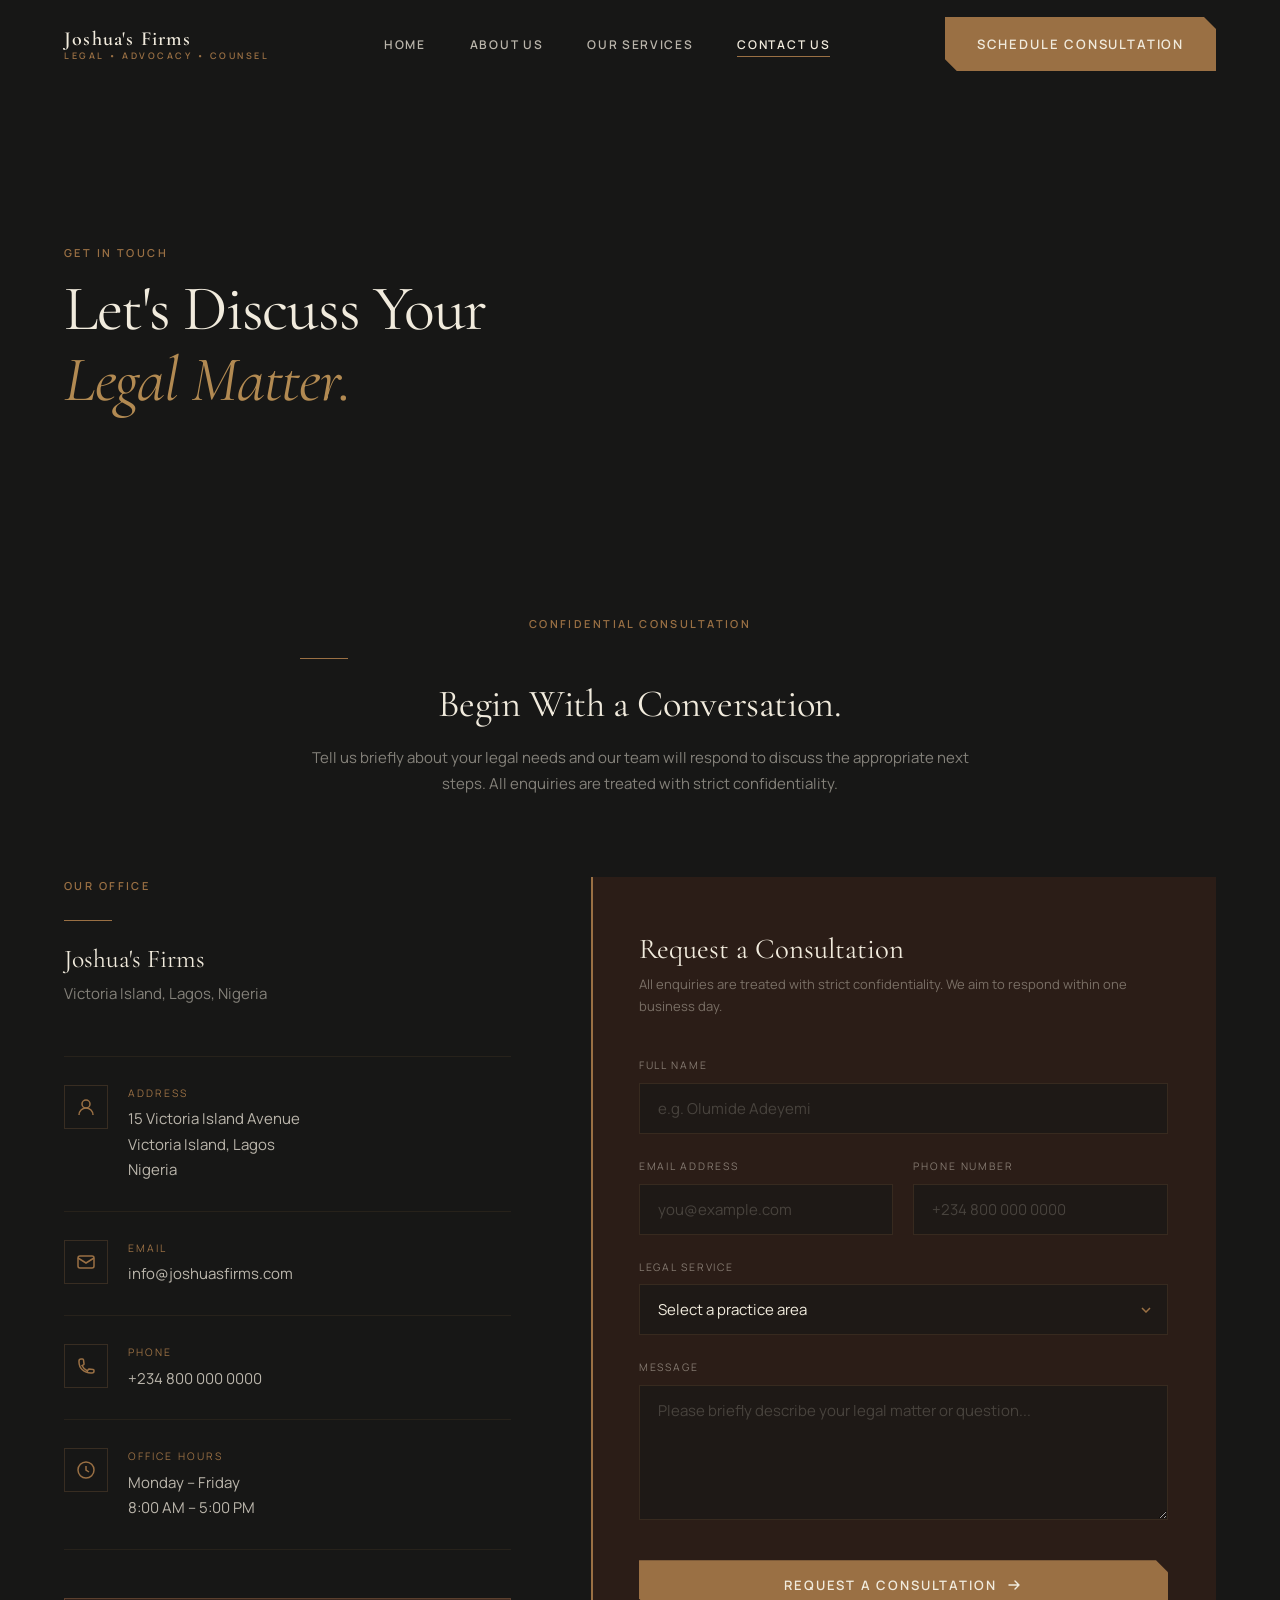
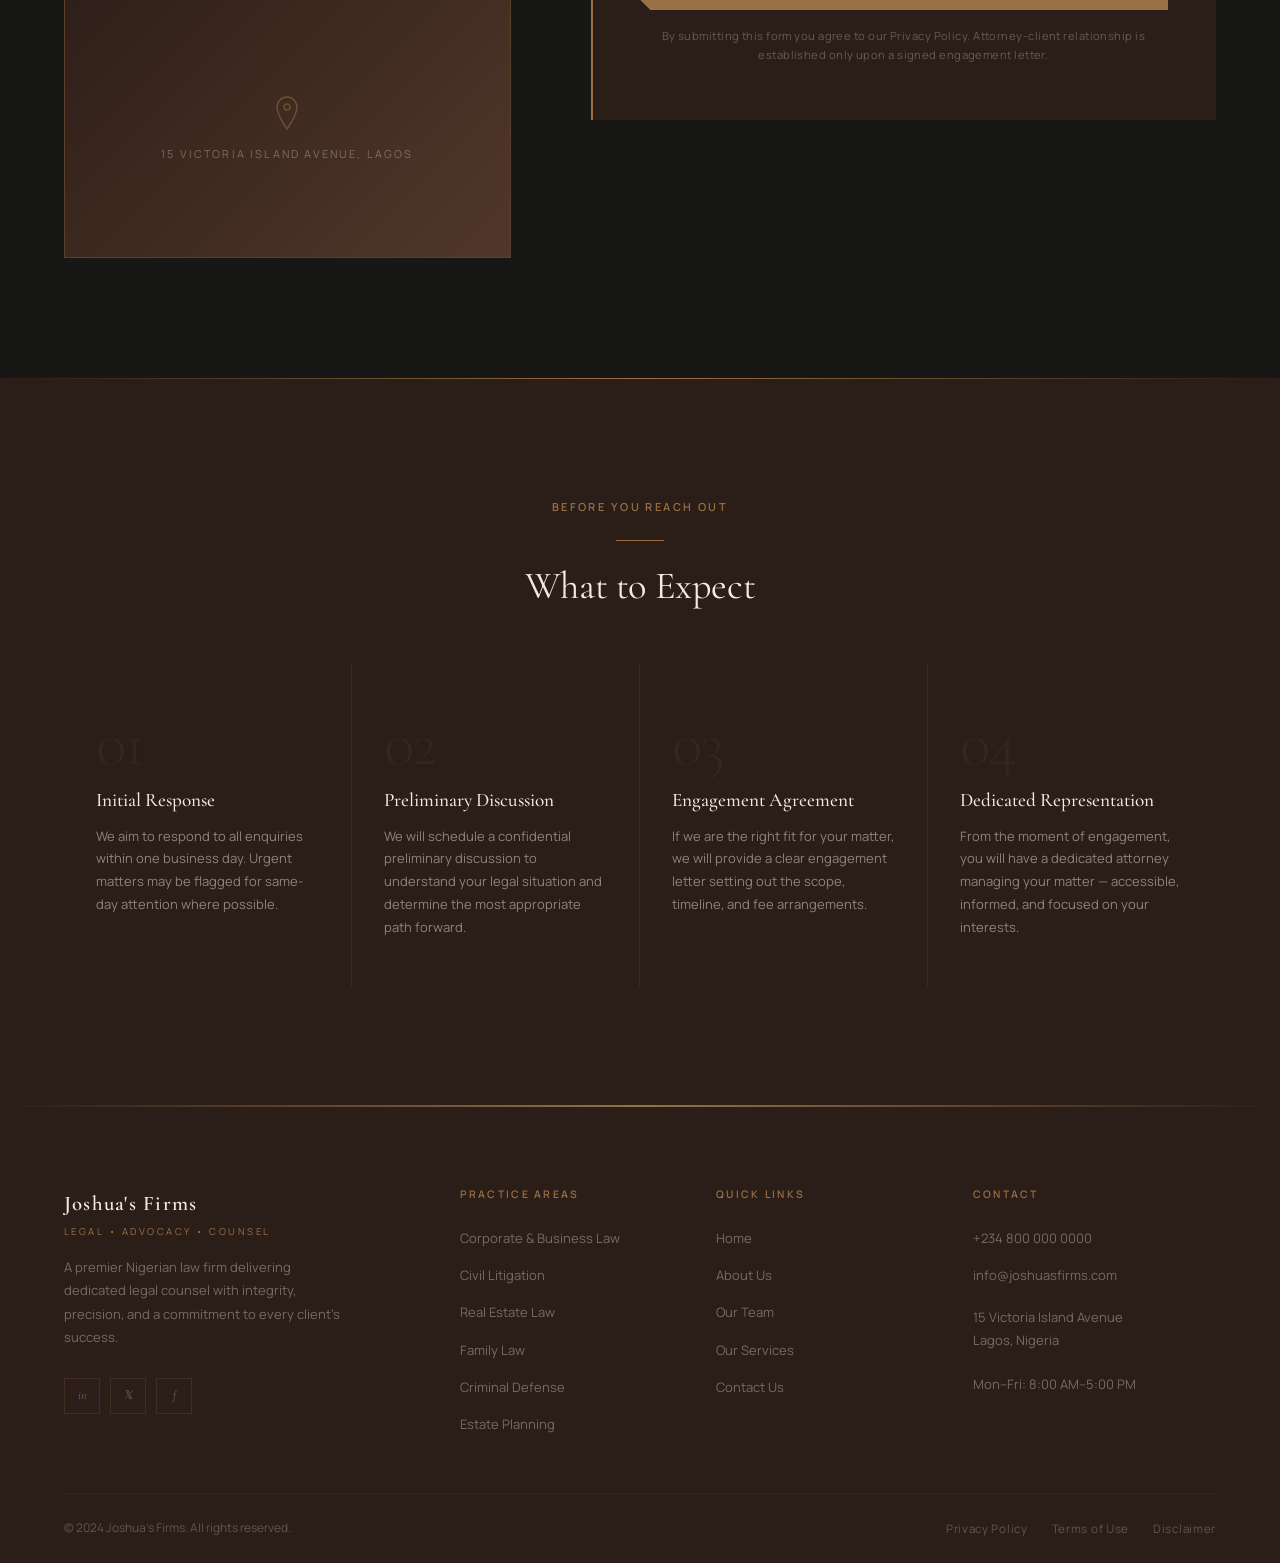
<file: contact/index.html>
﻿<!DOCTYPE html>
<html lang="en">
<head>
  <meta charset="UTF-8" />
  <meta name="viewport" content="width=device-width, initial-scale=1.0" />
  <meta name="description" content="Contact Joshua's Firms — Schedule a confidential legal consultation with our Lagos-based law firm. Call +234 800 000 0000 or email info@joshuasfirms.com." />
  <title>Contact Us | Joshua's Firms — Lagos, Nigeria</title>
  <link rel="stylesheet" href="../assets/css/style.css" />
  <link rel="preconnect" href="https://fonts.googleapis.com" />
  <link rel="preconnect" href="https://fonts.gstatic.com" crossorigin />
</head>
<body data-page="contact">

<div id="loading-screen" aria-hidden="true">
  <div class="loader-content">
    <p class="loader-name">Joshua's Firms</p>
    <p class="loader-tag">Legal &bull; Advocacy &bull; Counsel</p>
    <div class="loader-bar"></div>
  </div>
</div>

<nav id="navbar" class="nav-solid" role="navigation" aria-label="Main navigation">
  <div class="container">
    <div class="nav-inner">
      <a href="../index.html" class="nav-logo" aria-label="Joshua's Firms Home">
        <span class="nav-logo-name">Joshua's Firms</span>
        <span class="nav-logo-tag">Legal &bull; Advocacy &bull; Counsel</span>
      </a>
      <ul class="nav-links" role="list">
        <li><a href="../index.html" class="nav-link" data-page="home">Home</a></li>
        <li><a href="../about/index.html" class="nav-link" data-page="about">About Us</a></li>
        <li><a href="../services/index.html" class="nav-link" data-page="services">Our Services</a></li>
        <li><a href="../contact/index.html" class="nav-link" data-page="contact">Contact Us</a></li>
      </ul>
      <div class="nav-right">
        <a href="../contact/index.html" class="btn btn-primary" id="nav-cta-btn">Schedule Consultation</a>
        <button class="nav-hamburger" id="nav-hamburger" aria-label="Toggle menu" aria-expanded="false">
          <span></span><span></span><span></span>
        </button>
      </div>
    </div>
  </div>
</nav>

<div id="nav-mobile" class="nav-mobile" role="dialog" aria-modal="true" aria-label="Mobile navigation">
  <a href="../index.html" class="nav-link" data-page="home">Home</a>
  <a href="../about/index.html" class="nav-link" data-page="about">About Us</a>
  <a href="../services/index.html" class="nav-link" data-page="services">Our Services</a>
  <a href="../contact/index.html" class="nav-link" data-page="contact">Contact Us</a>
  <a href="../contact/index.html" class="btn btn-primary" id="mobile-cta-btn">Schedule Consultation</a>
</div>

<!-- Page Hero -->
<header class="page-hero" aria-label="Contact page header">
  <div class="page-hero-bg" style="background-image:url('https://images.unsplash.com/photo-1553877522-43269d4ea984?w=1920&q=85&fit=crop');"></div>
  <div class="page-hero-overlay"></div>
  <div class="page-hero-content container">
    <span class="overline">Get in Touch</span>
    <h1 class="page-hero-title">Let's Discuss Your<br><em style="font-style:italic;color:var(--muted-gold);">Legal Matter.</em></h1>
  </div>
</header>

<!-- ============================================================
     CONTACT MAIN
     ============================================================ -->
<section class="section section-dark" id="contact-main" aria-labelledby="contact-heading">
  <div class="container">

    <div style="max-width:680px;margin:0 auto 80px;text-align:center;" class="reveal">
      <span class="overline">Confidential Consultation</span>
      <div class="divider divider--center"></div>
      <h2 id="contact-heading" class="display-md" style="margin-bottom:20px;">Begin With a Conversation.</h2>
      <p class="body-md text-muted">Tell us briefly about your legal needs and our team will respond to discuss the appropriate next steps. All enquiries are treated with strict confidentiality.</p>
    </div>

    <div class="contact-layout">

      <!-- Info Column -->
      <div class="reveal-left">
        <span class="overline">Our Office</span>
        <div class="divider"></div>
        <h3 class="display-sm" style="margin-bottom:8px;font-family:var(--serif);">Joshua's Firms</h3>
        <p class="body-md text-muted" style="margin-bottom:0;">Victoria Island, Lagos, Nigeria</p>

        <div class="contact-info-list">

          <div class="contact-info-item">
            <div class="contact-info-icon" aria-hidden="true">
              <svg width="20" height="20" viewBox="0 0 20 20" fill="none" stroke="currentColor" stroke-width="1.5" aria-hidden="true">
                <path d="M10 11a4 4 0 100-8 4 4 0 000 8z"/><path d="M17 18c0-3.866-3.134-7-7-7s-7 3.134-7 7"/>
              </svg>
            </div>
            <div>
              <p class="contact-info-label">Address</p>
              <p class="contact-info-value">15 Victoria Island Avenue<br>Victoria Island, Lagos<br>Nigeria</p>
            </div>
          </div>

          <div class="contact-info-item">
            <div class="contact-info-icon" aria-hidden="true">
              <svg width="20" height="20" viewBox="0 0 20 20" fill="none" stroke="currentColor" stroke-width="1.5" aria-hidden="true">
                <path d="M4 4h12a2 2 0 012 2v8a2 2 0 01-2 2H4a2 2 0 01-2-2V6a2 2 0 012-2z"/><polyline points="2,6 10,11 18,6"/>
              </svg>
            </div>
            <div>
              <p class="contact-info-label">Email</p>
              <p class="contact-info-value"><a href="mailto:info@joshuasfirms.com" style="color:inherit;">info@joshuasfirms.com</a></p>
            </div>
          </div>

          <div class="contact-info-item">
            <div class="contact-info-icon" aria-hidden="true">
              <svg width="20" height="20" viewBox="0 0 20 20" fill="none" stroke="currentColor" stroke-width="1.5" aria-hidden="true">
                <path d="M3 5a2 2 0 012-2h1.5a1 1 0 011 .894l.5 4a1 1 0 01-.57.92l-1.43.716a11.036 11.036 0 005.47 5.47l.716-1.43a1 1 0 01.92-.57l4 .5a1 1 0 01.894 1V15a2 2 0 01-2 2h-1C7.82 17 3 12.18 3 6V5z"/>
              </svg>
            </div>
            <div>
              <p class="contact-info-label">Phone</p>
              <p class="contact-info-value"><a href="tel:+2348000000000" style="color:inherit;">+234 800 000 0000</a></p>
            </div>
          </div>

          <div class="contact-info-item">
            <div class="contact-info-icon" aria-hidden="true">
              <svg width="20" height="20" viewBox="0 0 20 20" fill="none" stroke="currentColor" stroke-width="1.5" aria-hidden="true">
                <circle cx="10" cy="10" r="8"/><polyline points="10,6 10,10 13,12"/>
              </svg>
            </div>
            <div>
              <p class="contact-info-label">Office Hours</p>
              <p class="contact-info-value">Monday &ndash; Friday<br>8:00 AM &ndash; 5:00 PM</p>
            </div>
          </div>

        </div>

        <!-- Map Placeholder -->
        <div class="map-placeholder" aria-label="Map showing Joshua's Firms office location at Victoria Island, Lagos">
          <div class="map-inner">
            <svg width="40" height="40" viewBox="0 0 40 40" fill="none" stroke="currentColor" stroke-width="1.5" aria-hidden="true">
              <path d="M20 4C14.477 4 10 8.477 10 14c0 7.5 10 22 10 22s10-14.5 10-22c0-5.523-4.477-10-10-10z"/>
              <circle cx="20" cy="14" r="3"/>
            </svg>
            <p>15 Victoria Island Avenue, Lagos</p>
          </div>
        </div>
      </div>

      <!-- Form Column -->
      <div class="contact-form-wrap reveal-right">
        <h3 class="form-title">Request a Consultation</h3>
        <p class="form-subtitle">All enquiries are treated with strict confidentiality. We aim to respond within one business day.</p>

        <form id="contactForm" novalidate aria-label="Consultation request form">

          <div class="form-group">
            <label class="form-label" for="contact-name">Full Name</label>
            <input
              type="text"
              id="contact-name"
              name="fullname"
              class="form-input"
              placeholder="e.g. Olumide Adeyemi"
              required
              autocomplete="name"
            />
          </div>

          <div class="form-row">
            <div class="form-group">
              <label class="form-label" for="contact-email">Email Address</label>
              <input
                type="email"
                id="contact-email"
                name="email"
                class="form-input"
                placeholder="you@example.com"
                required
                autocomplete="email"
              />
            </div>
            <div class="form-group">
              <label class="form-label" for="contact-phone">Phone Number</label>
              <input
                type="tel"
                id="contact-phone"
                name="phone"
                class="form-input"
                placeholder="+234 800 000 0000"
                autocomplete="tel"
              />
            </div>
          </div>

          <div class="form-group">
            <label class="form-label" for="contact-service">Legal Service</label>
            <select id="contact-service" name="service" class="form-select" required>
              <option value="" disabled selected>Select a practice area</option>
              <option value="corporate">Corporate &amp; Business Law</option>
              <option value="family">Family Law</option>
              <option value="criminal">Criminal Defense</option>
              <option value="realestate">Real Estate Law</option>
              <option value="litigation">Civil Litigation</option>
              <option value="employment">Employment Law</option>
              <option value="immigration">Immigration Law</option>
              <option value="injury">Personal Injury</option>
              <option value="estate">Estate Planning</option>
              <option value="ip">Intellectual Property</option>
              <option value="contract">Contract Law</option>
              <option value="tax">Tax Law</option>
              <option value="other">Other / Not Sure</option>
            </select>
          </div>

          <div class="form-group" style="margin-bottom:32px;">
            <label class="form-label" for="contact-message">Message</label>
            <textarea
              id="contact-message"
              name="message"
              class="form-textarea"
              placeholder="Please briefly describe your legal matter or question..."
              rows="5"
            ></textarea>
          </div>

          <button type="submit" class="btn btn-primary" id="contact-submit-btn" style="width:100%;justify-content:center;">
            Request a Consultation
            <svg width="16" height="16" viewBox="0 0 16 16" fill="none" aria-hidden="true">
              <path d="M3 8h10M9 4l4 4-4 4" stroke="currentColor" stroke-width="1.4" stroke-linecap="round" stroke-linejoin="round"/>
            </svg>
          </button>

          <p style="font-size:0.7rem;color:rgba(241,235,221,0.3);margin-top:16px;text-align:center;letter-spacing:0.04em;">
            By submitting this form you agree to our Privacy Policy. Attorney-client relationship is established only upon a signed engagement letter.
          </p>

        </form>
      </div>

    </div>
  </div>
</section>

<!-- Why Consult Strip -->
<section class="why-section" aria-labelledby="consult-heading">
  <div class="container">
    <div class="section-header section-header--center reveal" style="margin-bottom:56px;">
      <span class="overline">Before You Reach Out</span>
      <div class="divider divider--center"></div>
      <h2 id="consult-heading" class="display-md">What to Expect</h2>
    </div>
    <div class="why-grid">
      <div class="why-item reveal reveal-delay-1">
        <p class="why-number">01</p>
        <h3 class="why-title">Initial Response</h3>
        <p class="why-desc">We aim to respond to all enquiries within one business day. Urgent matters may be flagged for same-day attention where possible.</p>
      </div>
      <div class="why-item reveal reveal-delay-2">
        <p class="why-number">02</p>
        <h3 class="why-title">Preliminary Discussion</h3>
        <p class="why-desc">We will schedule a confidential preliminary discussion to understand your legal situation and determine the most appropriate path forward.</p>
      </div>
      <div class="why-item reveal reveal-delay-3">
        <p class="why-number">03</p>
        <h3 class="why-title">Engagement Agreement</h3>
        <p class="why-desc">If we are the right fit for your matter, we will provide a clear engagement letter setting out the scope, timeline, and fee arrangements.</p>
      </div>
      <div class="why-item reveal reveal-delay-4">
        <p class="why-number">04</p>
        <h3 class="why-title">Dedicated Representation</h3>
        <p class="why-desc">From the moment of engagement, you will have a dedicated attorney managing your matter — accessible, informed, and focused on your interests.</p>
      </div>
    </div>
  </div>
</section>

<!-- Footer -->
<footer id="footer" role="contentinfo">
  <div class="container">
    <div class="footer-main">
      <div>
        <p class="footer-brand-name">Joshua's Firms</p>
        <span class="footer-brand-tag">Legal &bull; Advocacy &bull; Counsel</span>
        <p class="footer-brand-desc">A premier Nigerian law firm delivering dedicated legal counsel with integrity, precision, and a commitment to every client's success.</p>
        <div class="footer-socials" aria-label="Social media links">
          <a href="#" class="footer-social" aria-label="LinkedIn" id="footer-linkedin"><em>in</em></a>
          <a href="#" class="footer-social" aria-label="Twitter/X" id="footer-twitter"><em>𝕏</em></a>
          <a href="#" class="footer-social" aria-label="Facebook" id="footer-facebook"><em>f</em></a>
        </div>
      </div>
      <nav aria-label="Practice areas footer links">
        <span class="footer-col-title">Practice Areas</span>
        <ul class="footer-links">
          <li><a href="../services/index.html">Corporate &amp; Business Law</a></li>
          <li><a href="../services/index.html">Civil Litigation</a></li>
          <li><a href="../services/index.html">Real Estate Law</a></li>
          <li><a href="../services/index.html">Family Law</a></li>
          <li><a href="../services/index.html">Criminal Defense</a></li>
          <li><a href="../services/index.html">Estate Planning</a></li>
        </ul>
      </nav>
      <nav aria-label="Quick links">
        <span class="footer-col-title">Quick Links</span>
        <ul class="footer-links">
          <li><a href="../index.html">Home</a></li>
          <li><a href="../about/index.html">About Us</a></li>
          <li><a href="../about/index.html#team">Our Team</a></li>
          <li><a href="../services/index.html">Our Services</a></li>
          <li><a href="../contact/index.html">Contact Us</a></li>
        </ul>
      </nav>
      <div>
        <span class="footer-col-title">Contact</span>
        <ul class="footer-links">
          <li><a href="tel:+2348000000000">+234 800 000 0000</a></li>
          <li><a href="mailto:info@joshuasfirms.com">info@joshuasfirms.com</a></li>
          <li style="color:rgba(241,235,221,0.38);font-size:0.8125rem;line-height:1.7;margin-top:8px;">
            15 Victoria Island Avenue<br>Lagos, Nigeria<br><br>Mon&ndash;Fri: 8:00 AM&ndash;5:00 PM
          </li>
        </ul>
      </div>
    </div>
    <div class="footer-bottom">
      <p class="footer-copy">&copy; 2024 Joshua's Firms. All rights reserved.</p>
      <nav class="footer-legal" aria-label="Legal links">
        <a href="#">Privacy Policy</a>
        <a href="#">Terms of Use</a>
        <a href="#">Disclaimer</a>
      </nav>
    </div>
  </div>
</footer>

<script src="../assets/js/main.js"></script>
</body>
</html>
</file>
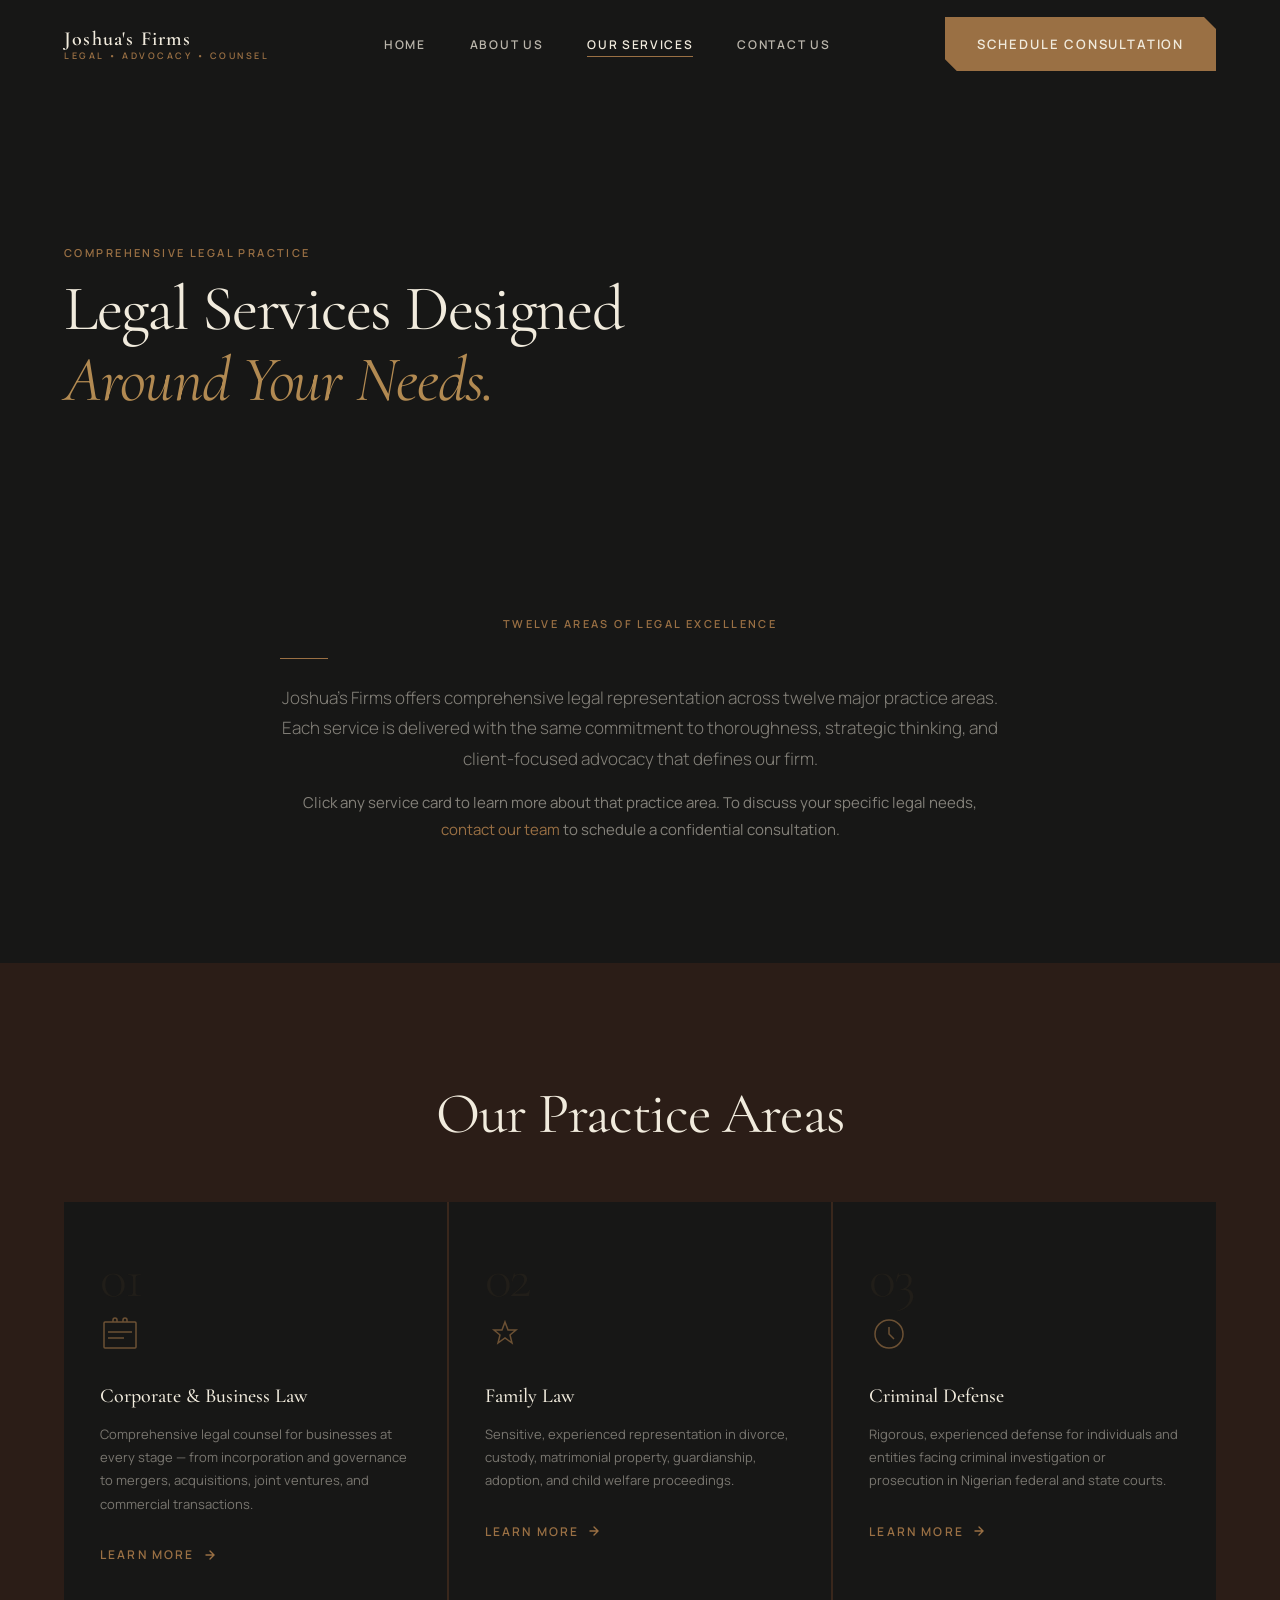
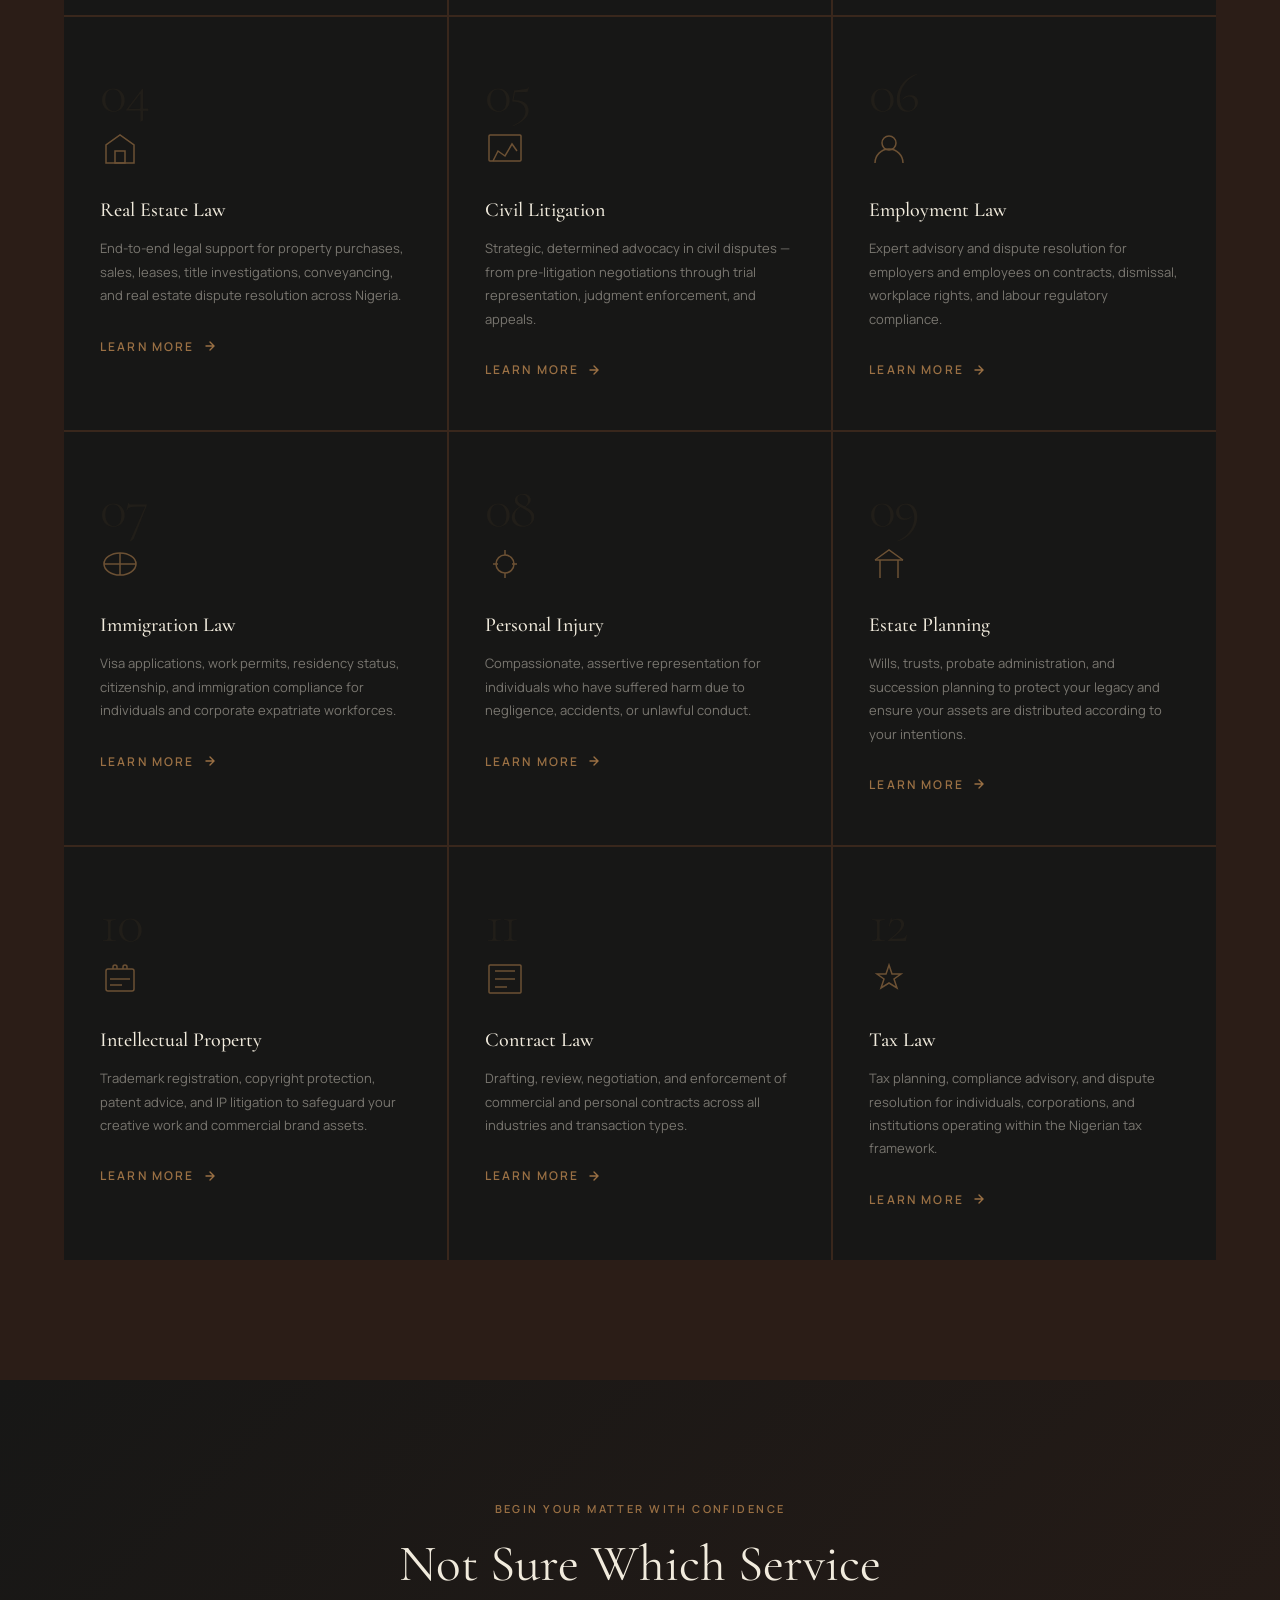
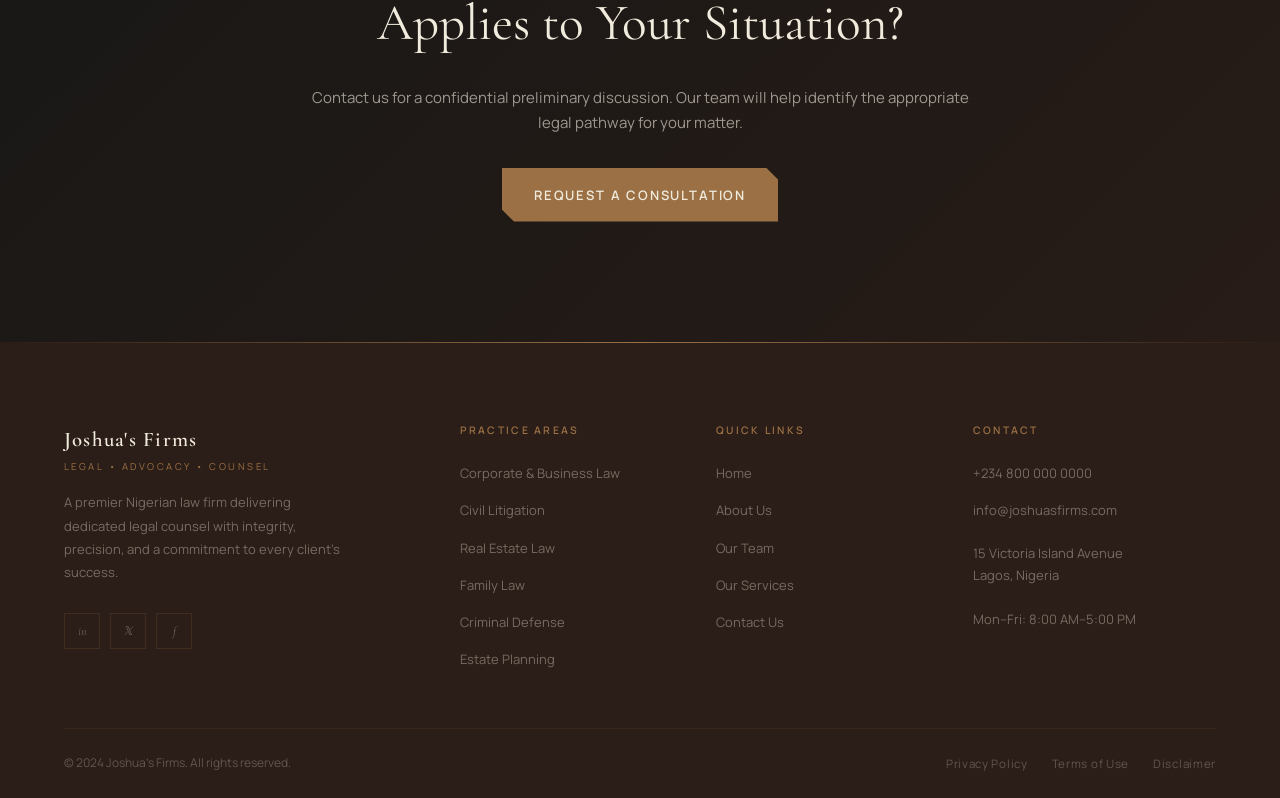
<file: services/index.html>
﻿<!DOCTYPE html>
<html lang="en">
<head>
  <meta charset="UTF-8" />
  <meta name="viewport" content="width=device-width, initial-scale=1.0" />
  <meta name="description" content="Joshua's Firms legal services — Corporate Law, Family Law, Criminal Defense, Real Estate, Civil Litigation, Employment Law, Immigration, Estate Planning, IP, Tax Law and more." />
  <title>Our Services | Joshua's Firms — Lagos, Nigeria</title>
  <link rel="stylesheet" href="../assets/css/style.css" />
  <link rel="preconnect" href="https://fonts.googleapis.com" />
  <link rel="preconnect" href="https://fonts.gstatic.com" crossorigin />
</head>
<body data-page="services">

<div id="loading-screen" aria-hidden="true">
  <div class="loader-content">
    <p class="loader-name">Joshua's Firms</p>
    <p class="loader-tag">Legal &bull; Advocacy &bull; Counsel</p>
    <div class="loader-bar"></div>
  </div>
</div>

<nav id="navbar" class="nav-solid" role="navigation" aria-label="Main navigation">
  <div class="container">
    <div class="nav-inner">
      <a href="../index.html" class="nav-logo" aria-label="Joshua's Firms Home">
        <span class="nav-logo-name">Joshua's Firms</span>
        <span class="nav-logo-tag">Legal &bull; Advocacy &bull; Counsel</span>
      </a>
      <ul class="nav-links" role="list">
        <li><a href="../index.html" class="nav-link" data-page="home">Home</a></li>
        <li><a href="../about/index.html" class="nav-link" data-page="about">About Us</a></li>
        <li><a href="../services/index.html" class="nav-link" data-page="services">Our Services</a></li>
        <li><a href="../contact/index.html" class="nav-link" data-page="contact">Contact Us</a></li>
      </ul>
      <div class="nav-right">
        <a href="../contact/index.html" class="btn btn-primary" id="nav-cta-btn">Schedule Consultation</a>
        <button class="nav-hamburger" id="nav-hamburger" aria-label="Toggle menu" aria-expanded="false">
          <span></span><span></span><span></span>
        </button>
      </div>
    </div>
  </div>
</nav>

<div id="nav-mobile" class="nav-mobile" role="dialog" aria-modal="true" aria-label="Mobile navigation">
  <a href="../index.html" class="nav-link" data-page="home">Home</a>
  <a href="../about/index.html" class="nav-link" data-page="about">About Us</a>
  <a href="../services/index.html" class="nav-link" data-page="services">Our Services</a>
  <a href="../contact/index.html" class="nav-link" data-page="contact">Contact Us</a>
  <a href="../contact/index.html" class="btn btn-primary" id="mobile-cta-btn">Schedule Consultation</a>
</div>

<header class="page-hero" aria-label="Services page header">
  <div class="page-hero-bg" style="background-image:url('https://images.unsplash.com/photo-1450101499163-c8848c66ca85?w=1920&q=85&fit=crop');"></div>
  <div class="page-hero-overlay"></div>
  <div class="page-hero-content container">
    <span class="overline">Comprehensive Legal Practice</span>
    <h1 class="page-hero-title">Legal Services Designed<br><em style="font-style:italic;color:var(--muted-gold);">Around Your Needs.</em></h1>
  </div>
</header>

<!-- Intro -->
<section class="section section-dark" aria-label="Services introduction">
  <div class="container">
    <div style="max-width:720px;margin:0 auto;text-align:center;" class="reveal">
      <span class="overline">Twelve Areas of Legal Excellence</span>
      <div class="divider divider--center"></div>
      <p class="body-lg text-muted">
        Joshua's Firms offers comprehensive legal representation across twelve major practice areas. Each service is delivered with the same commitment to thoroughness, strategic thinking, and client-focused advocacy that defines our firm.
      </p>
      <p class="body-md text-muted" style="margin-top:16px;">Click any service card to learn more about that practice area. To discuss your specific legal needs, <a href="../contact/index.html" style="color:var(--antique-bronze);">contact our team</a> to schedule a confidential consultation.</p>
    </div>
  </div>
</section>

<!-- Services Grid -->
<section class="section section-walnut" id="services-list" aria-labelledby="services-heading">
  <div class="container">
    <div class="section-header section-header--center reveal" style="margin-bottom:56px;">
      <h2 id="services-heading" class="display-lg">Our Practice Areas</h2>
    </div>
    <div class="services-grid">

      <!-- 1 -->
      <div class="service-card reveal reveal-delay-1">
        <p class="service-number">01</p>
        <svg class="service-icon" viewBox="0 0 40 40" fill="none" stroke="currentColor" stroke-width="1.5" aria-hidden="true"><rect x="4" y="8" width="32" height="26" rx="1"/><path d="M13 8V6a2 2 0 014 0v2M23 8V6a2 2 0 014 0v2M8 18h24M8 24h16"/></svg>
        <h2 class="service-title">Corporate &amp; Business Law</h2>
        <p class="service-desc">Comprehensive legal counsel for businesses at every stage — from incorporation and governance to mergers, acquisitions, joint ventures, and commercial transactions.</p>
        <button class="btn-ghost" id="service-toggle-1" aria-expanded="false">Learn More
          <svg width="14" height="14" viewBox="0 0 14 14" fill="none" aria-hidden="true"><path d="M3 7h8M7 3l4 4-4 4" stroke="currentColor" stroke-width="1.4" stroke-linecap="round"/></svg>
        </button>
        <div class="service-expand" aria-hidden="true">
          <p class="service-expand-text">Our corporate practice advises Nigerian and multinational companies on regulatory compliance, shareholders' agreements, board governance, and complex commercial negotiations. We understand the Nigerian business environment and provide practical, actionable guidance that supports sustainable business growth.</p>
        </div>
      </div>

      <!-- 2 -->
      <div class="service-card reveal reveal-delay-2">
        <p class="service-number">02</p>
        <svg class="service-icon" viewBox="0 0 40 40" fill="none" stroke="currentColor" stroke-width="1.5" aria-hidden="true"><path d="M20 8l3 8h8l-6 5 2 8-7-5-7 5 2-8-6-5h8z"/></svg>
        <h2 class="service-title">Family Law</h2>
        <p class="service-desc">Sensitive, experienced representation in divorce, custody, matrimonial property, guardianship, adoption, and child welfare proceedings.</p>
        <button class="btn-ghost" id="service-toggle-2" aria-expanded="false">Learn More
          <svg width="14" height="14" viewBox="0 0 14 14" fill="none" aria-hidden="true"><path d="M3 7h8M7 3l4 4-4 4" stroke="currentColor" stroke-width="1.4" stroke-linecap="round"/></svg>
        </button>
        <div class="service-expand" aria-hidden="true">
          <p class="service-expand-text">Family legal matters are among the most personal and consequential. Our approach combines legal expertise with genuine sensitivity — ensuring that your rights and your children's best interests are protected throughout the process, while minimising unnecessary conflict wherever possible.</p>
        </div>
      </div>

      <!-- 3 -->
      <div class="service-card reveal reveal-delay-3">
        <p class="service-number">03</p>
        <svg class="service-icon" viewBox="0 0 40 40" fill="none" stroke="currentColor" stroke-width="1.5" aria-hidden="true"><circle cx="20" cy="20" r="14"/><path d="M20 13v7l5 5"/></svg>
        <h2 class="service-title">Criminal Defense</h2>
        <p class="service-desc">Rigorous, experienced defense for individuals and entities facing criminal investigation or prosecution in Nigerian federal and state courts.</p>
        <button class="btn-ghost" id="service-toggle-3" aria-expanded="false">Learn More
          <svg width="14" height="14" viewBox="0 0 14 14" fill="none" aria-hidden="true"><path d="M3 7h8M7 3l4 4-4 4" stroke="currentColor" stroke-width="1.4" stroke-linecap="round"/></svg>
        </button>
        <div class="service-expand" aria-hidden="true">
          <p class="service-expand-text">Our criminal defense attorneys bring extensive courtroom experience and an unwavering commitment to protecting every client's constitutional rights. From initial police investigation through trial and appeal, we provide determined, strategic representation at every stage of criminal proceedings.</p>
        </div>
      </div>

      <!-- 4 -->
      <div class="service-card reveal reveal-delay-1">
        <p class="service-number">04</p>
        <svg class="service-icon" viewBox="0 0 40 40" fill="none" stroke="currentColor" stroke-width="1.5" aria-hidden="true"><path d="M6 34V16l14-10 14 10v18H6z"/><rect x="15" y="22" width="10" height="12"/></svg>
        <h2 class="service-title">Real Estate Law</h2>
        <p class="service-desc">End-to-end legal support for property purchases, sales, leases, title investigations, conveyancing, and real estate dispute resolution across Nigeria.</p>
        <button class="btn-ghost" id="service-toggle-4" aria-expanded="false">Learn More
          <svg width="14" height="14" viewBox="0 0 14 14" fill="none" aria-hidden="true"><path d="M3 7h8M7 3l4 4-4 4" stroke="currentColor" stroke-width="1.4" stroke-linecap="round"/></svg>
        </button>
        <div class="service-expand" aria-hidden="true">
          <p class="service-expand-text">Property transactions in Nigeria require meticulous due diligence. Our real estate practice covers title searches and perfection, survey regularisation, deed preparation, land use approvals, and resolution of boundary and ownership disputes — protecting your investment at every stage.</p>
        </div>
      </div>

      <!-- 5 -->
      <div class="service-card reveal reveal-delay-2">
        <p class="service-number">05</p>
        <svg class="service-icon" viewBox="0 0 40 40" fill="none" stroke="currentColor" stroke-width="1.5" aria-hidden="true"><path d="M8 32l5-10 7 5 7-12 5 7"/><rect x="4" y="6" width="32" height="26" rx="1"/></svg>
        <h2 class="service-title">Civil Litigation</h2>
        <p class="service-desc">Strategic, determined advocacy in civil disputes — from pre-litigation negotiations through trial representation, judgment enforcement, and appeals.</p>
        <button class="btn-ghost" id="service-toggle-5" aria-expanded="false">Learn More
          <svg width="14" height="14" viewBox="0 0 14 14" fill="none" aria-hidden="true"><path d="M3 7h8M7 3l4 4-4 4" stroke="currentColor" stroke-width="1.4" stroke-linecap="round"/></svg>
        </button>
        <div class="service-expand" aria-hidden="true">
          <p class="service-expand-text">Our litigation team has a strong track record in Nigerian courts at all levels — Magistrate, High Court, Court of Appeal, and the Supreme Court. We pursue resolution through negotiation where appropriate, and litigate decisively when necessary to protect our clients' interests.</p>
        </div>
      </div>

      <!-- 6 -->
      <div class="service-card reveal reveal-delay-3">
        <p class="service-number">06</p>
        <svg class="service-icon" viewBox="0 0 40 40" fill="none" stroke="currentColor" stroke-width="1.5" aria-hidden="true"><circle cx="20" cy="14" r="7"/><path d="M6 34c0-7.732 6.268-14 14-14s14 6.268 14 14"/></svg>
        <h2 class="service-title">Employment Law</h2>
        <p class="service-desc">Expert advisory and dispute resolution for employers and employees on contracts, dismissal, workplace rights, and labour regulatory compliance.</p>
        <button class="btn-ghost" id="service-toggle-6" aria-expanded="false">Learn More
          <svg width="14" height="14" viewBox="0 0 14 14" fill="none" aria-hidden="true"><path d="M3 7h8M7 3l4 4-4 4" stroke="currentColor" stroke-width="1.4" stroke-linecap="round"/></svg>
        </button>
        <div class="service-expand" aria-hidden="true">
          <p class="service-expand-text">We advise on employment contract drafting, disciplinary procedures, redundancy, wrongful dismissal claims, and regulatory compliance with Nigerian labour law. We represent clients before the National Industrial Court and assist businesses in designing compliant HR frameworks.</p>
        </div>
      </div>

      <!-- 7 -->
      <div class="service-card reveal reveal-delay-1">
        <p class="service-number">07</p>
        <svg class="service-icon" viewBox="0 0 40 40" fill="none" stroke="currentColor" stroke-width="1.5" aria-hidden="true"><ellipse cx="20" cy="20" rx="16" ry="11"/><path d="M20 9v22M4 20h32"/></svg>
        <h2 class="service-title">Immigration Law</h2>
        <p class="service-desc">Visa applications, work permits, residency status, citizenship, and immigration compliance for individuals and corporate expatriate workforces.</p>
        <button class="btn-ghost" id="service-toggle-7" aria-expanded="false">Learn More
          <svg width="14" height="14" viewBox="0 0 14 14" fill="none" aria-hidden="true"><path d="M3 7h8M7 3l4 4-4 4" stroke="currentColor" stroke-width="1.4" stroke-linecap="round"/></svg>
        </button>
        <div class="service-expand" aria-hidden="true">
          <p class="service-expand-text">Our immigration practice assists clients with STR/CERPAC applications, combined expatriate residence permits, business visa regularisation, and immigration appeals. We also advise multinational employers on maintaining compliant expatriate workforces in Nigeria.</p>
        </div>
      </div>

      <!-- 8 -->
      <div class="service-card reveal reveal-delay-2">
        <p class="service-number">08</p>
        <svg class="service-icon" viewBox="0 0 40 40" fill="none" stroke="currentColor" stroke-width="1.5" aria-hidden="true"><path d="M20 6v5M8 20h5m14 0h5M20 29v5"/><circle cx="20" cy="20" r="9"/></svg>
        <h2 class="service-title">Personal Injury</h2>
        <p class="service-desc">Compassionate, assertive representation for individuals who have suffered harm due to negligence, accidents, or unlawful conduct.</p>
        <button class="btn-ghost" id="service-toggle-8" aria-expanded="false">Learn More
          <svg width="14" height="14" viewBox="0 0 14 14" fill="none" aria-hidden="true"><path d="M3 7h8M7 3l4 4-4 4" stroke="currentColor" stroke-width="1.4" stroke-linecap="round"/></svg>
        </button>
        <div class="service-expand" aria-hidden="true">
          <p class="service-expand-text">We pursue compensation for medical expenses, lost income, pain and suffering, and other damages on behalf of injury victims. Our team handles road accident claims, workplace injuries, medical negligence, and product liability cases with thoroughness and determination.</p>
        </div>
      </div>

      <!-- 9 -->
      <div class="service-card reveal reveal-delay-3">
        <p class="service-number">09</p>
        <svg class="service-icon" viewBox="0 0 40 40" fill="none" stroke="currentColor" stroke-width="1.5" aria-hidden="true"><path d="M11 34V16M29 34V16M6 16l14-10 14 10"/><path d="M6 16h28"/></svg>
        <h2 class="service-title">Estate Planning</h2>
        <p class="service-desc">Wills, trusts, probate administration, and succession planning to protect your legacy and ensure your assets are distributed according to your intentions.</p>
        <button class="btn-ghost" id="service-toggle-9" aria-expanded="false">Learn More
          <svg width="14" height="14" viewBox="0 0 14 14" fill="none" aria-hidden="true"><path d="M3 7h8M7 3l4 4-4 4" stroke="currentColor" stroke-width="1.4" stroke-linecap="round"/></svg>
        </button>
        <div class="service-expand" aria-hidden="true">
          <p class="service-expand-text">We assist clients in preparing legally sound wills, establishing trusts, navigating probate proceedings, and planning for business succession. Our estate planning services help individuals and families protect their wealth, minimise estate disputes, and provide for future generations.</p>
        </div>
      </div>

      <!-- 10 -->
      <div class="service-card reveal reveal-delay-1">
        <p class="service-number">10</p>
        <svg class="service-icon" viewBox="0 0 40 40" fill="none" stroke="currentColor" stroke-width="1.5" aria-hidden="true"><rect x="6" y="10" width="28" height="22" rx="2"/><path d="M13 10V8a2 2 0 014 0v2M23 10V8a2 2 0 014 0v2M10 20h20M10 26h12"/></svg>
        <h2 class="service-title">Intellectual Property</h2>
        <p class="service-desc">Trademark registration, copyright protection, patent advice, and IP litigation to safeguard your creative work and commercial brand assets.</p>
        <button class="btn-ghost" id="service-toggle-10" aria-expanded="false">Learn More
          <svg width="14" height="14" viewBox="0 0 14 14" fill="none" aria-hidden="true"><path d="M3 7h8M7 3l4 4-4 4" stroke="currentColor" stroke-width="1.4" stroke-linecap="round"/></svg>
        </button>
        <div class="service-expand" aria-hidden="true">
          <p class="service-expand-text">We assist businesses and creative professionals in registering and protecting intellectual property with the Nigerian Trademarks Registry and relevant authorities. We also advise on IP licensing, technology transfer agreements, and infringement disputes — helping clients commercialise and defend their intangible assets.</p>
        </div>
      </div>

      <!-- 11 -->
      <div class="service-card reveal reveal-delay-2">
        <p class="service-number">11</p>
        <svg class="service-icon" viewBox="0 0 40 40" fill="none" stroke="currentColor" stroke-width="1.5" aria-hidden="true"><path d="M10 12h20M10 20h20M10 28h12"/><rect x="4" y="6" width="32" height="28" rx="1"/></svg>
        <h2 class="service-title">Contract Law</h2>
        <p class="service-desc">Drafting, review, negotiation, and enforcement of commercial and personal contracts across all industries and transaction types.</p>
        <button class="btn-ghost" id="service-toggle-11" aria-expanded="false">Learn More
          <svg width="14" height="14" viewBox="0 0 14 14" fill="none" aria-hidden="true"><path d="M3 7h8M7 3l4 4-4 4" stroke="currentColor" stroke-width="1.4" stroke-linecap="round"/></svg>
        </button>
        <div class="service-expand" aria-hidden="true">
          <p class="service-expand-text">Sound contracts are the foundation of every successful business relationship. We draft clear, enforceable agreements — from simple service agreements to complex multi-party commercial contracts — and advise clients on contract disputes, termination, and breach of contract remedies.</p>
        </div>
      </div>

      <!-- 12 -->
      <div class="service-card reveal reveal-delay-3">
        <p class="service-number">12</p>
        <svg class="service-icon" viewBox="0 0 40 40" fill="none" stroke="currentColor" stroke-width="1.5" aria-hidden="true"><path d="M20 6l3 9h9l-7 5 3 9-8-5-8 5 3-9-7-5h9z"/></svg>
        <h2 class="service-title">Tax Law</h2>
        <p class="service-desc">Tax planning, compliance advisory, and dispute resolution for individuals, corporations, and institutions operating within the Nigerian tax framework.</p>
        <button class="btn-ghost" id="service-toggle-12" aria-expanded="false">Learn More
          <svg width="14" height="14" viewBox="0 0 14 14" fill="none" aria-hidden="true"><path d="M3 7h8M7 3l4 4-4 4" stroke="currentColor" stroke-width="1.4" stroke-linecap="round"/></svg>
        </button>
        <div class="service-expand" aria-hidden="true">
          <p class="service-expand-text">We assist clients in navigating Nigeria's complex tax landscape — including FIRS assessments, company income tax, VAT compliance, and transfer pricing. Our tax attorneys represent clients in objections and appeals before the Tax Appeal Tribunal and federal courts, and advise on tax-efficient structuring for transactions and investments.</p>
        </div>
      </div>

    </div>
  </div>
</section>

<!-- CTA Band -->
<div class="cta-band" aria-labelledby="services-cta-heading">
  <div class="cta-band-bg" style="background-image:url('https://images.unsplash.com/photo-1553877522-43269d4ea984?w=1920&q=85&fit=crop');" aria-hidden="true"></div>
  <div class="cta-band-overlay" aria-hidden="true"></div>
  <div class="cta-band-content reveal">
    <span class="overline">Begin Your Matter With Confidence</span>
    <h2 id="services-cta-heading" class="cta-band-headline">Not Sure Which Service<br>Applies to Your Situation?</h2>
    <p style="font-size:0.9375rem;color:rgba(241,235,221,0.6);margin-bottom:32px;">Contact us for a confidential preliminary discussion. Our team will help identify the appropriate legal pathway for your matter.</p>
    <a href="../contact/index.html" class="btn btn-primary" id="services-cta-btn">Request a Consultation</a>
  </div>
</div>

<footer id="footer" role="contentinfo">
  <div class="container">
    <div class="footer-main">
      <div>
        <p class="footer-brand-name">Joshua's Firms</p>
        <span class="footer-brand-tag">Legal &bull; Advocacy &bull; Counsel</span>
        <p class="footer-brand-desc">A premier Nigerian law firm delivering dedicated legal counsel with integrity, precision, and a commitment to every client's success.</p>
        <div class="footer-socials" aria-label="Social media links">
          <a href="#" class="footer-social" aria-label="LinkedIn" id="footer-linkedin"><em>in</em></a>
          <a href="#" class="footer-social" aria-label="Twitter/X" id="footer-twitter"><em>𝕏</em></a>
          <a href="#" class="footer-social" aria-label="Facebook" id="footer-facebook"><em>f</em></a>
        </div>
      </div>
      <nav aria-label="Practice areas footer links">
        <span class="footer-col-title">Practice Areas</span>
        <ul class="footer-links">
          <li><a href="../services/index.html">Corporate &amp; Business Law</a></li>
          <li><a href="../services/index.html">Civil Litigation</a></li>
          <li><a href="../services/index.html">Real Estate Law</a></li>
          <li><a href="../services/index.html">Family Law</a></li>
          <li><a href="../services/index.html">Criminal Defense</a></li>
          <li><a href="../services/index.html">Estate Planning</a></li>
        </ul>
      </nav>
      <nav aria-label="Quick links">
        <span class="footer-col-title">Quick Links</span>
        <ul class="footer-links">
          <li><a href="../index.html">Home</a></li>
          <li><a href="../about/index.html">About Us</a></li>
          <li><a href="../about/index.html#team">Our Team</a></li>
          <li><a href="../services/index.html">Our Services</a></li>
          <li><a href="../contact/index.html">Contact Us</a></li>
        </ul>
      </nav>
      <div>
        <span class="footer-col-title">Contact</span>
        <ul class="footer-links">
          <li><a href="tel:+2348000000000">+234 800 000 0000</a></li>
          <li><a href="mailto:info@joshuasfirms.com">info@joshuasfirms.com</a></li>
          <li style="color:rgba(241,235,221,0.38);font-size:0.8125rem;line-height:1.7;margin-top:8px;">
            15 Victoria Island Avenue<br>Lagos, Nigeria<br><br>Mon–Fri: 8:00 AM–5:00 PM
          </li>
        </ul>
      </div>
    </div>
    <div class="footer-bottom">
      <p class="footer-copy">&copy; 2024 Joshua's Firms. All rights reserved.</p>
      <nav class="footer-legal" aria-label="Legal links">
        <a href="#">Privacy Policy</a>
        <a href="#">Terms of Use</a>
        <a href="#">Disclaimer</a>
      </nav>
    </div>
  </div>
</footer>

<script src="../assets/js/main.js"></script>
</body>
</html>
</file>
<file: assets/css/style.css>
﻿/* ============================================================
   JOSHUA'S FIRMS — Premium Law Firm CSS
   ============================================================ */

@import url('https://fonts.googleapis.com/css2?family=Cormorant+Garamond:ital,wght@0,300;0,400;0,500;0,600;0,700;1,300;1,400;1,500&family=Manrope:wght@300;400;500;600;700;800&display=swap');

:root {
  --deep-charcoal:   #171716;
  --dark-walnut:     #2B1D17;
  --warm-brown:      #51372A;
  --antique-bronze:  #9A7044;
  --muted-gold:      #B28A52;
  --warm-ivory:      #F1EBDD;
  --soft-cream:      #E4DED2;
  --text-muted:      rgba(241,235,221,0.5);
  --serif:           'Cormorant Garamond', Georgia, serif;
  --sans:            'Manrope', system-ui, sans-serif;
  --nav-height:      88px;
  --transition-slow: 0.7s cubic-bezier(0.25, 0.46, 0.45, 0.94);
  --transition-med:  0.4s cubic-bezier(0.25, 0.46, 0.45, 0.94);
  --transition-fast: 0.22s ease;
  --section-pad:     120px;
  --container-max:   1280px;
  --gutter:          clamp(20px, 5vw, 80px);
}

*, *::before, *::after { box-sizing: border-box; margin: 0; padding: 0; }
html { scroll-behavior: smooth; font-size: 16px; -webkit-font-smoothing: antialiased; }
body { font-family: var(--sans); background: var(--deep-charcoal); color: var(--warm-ivory); line-height: 1.7; overflow-x: hidden; }
img { display: block; max-width: 100%; height: auto; }
a { color: inherit; text-decoration: none; }
ul { list-style: none; }
button { font-family: var(--sans); cursor: pointer; border: none; background: none; }
input, textarea, select { font-family: var(--sans); }

.container { width: 100%; max-width: var(--container-max); margin: 0 auto; padding: 0 var(--gutter); }

h1, h2, h3 { font-family: var(--serif); line-height: 1.1; font-weight: 400; }

.overline { font-family: var(--sans); font-size: 0.6875rem; font-weight: 600; letter-spacing: 0.22em; text-transform: uppercase; color: var(--antique-bronze); display: block; }

.divider { width: 48px; height: 1px; background: var(--antique-bronze); margin: 24px 0; }
.divider--center { margin: 24px auto; }

.btn { display: inline-flex; align-items: center; gap: 10px; font-family: var(--sans); font-size: 0.8125rem; font-weight: 600; letter-spacing: 0.14em; text-transform: uppercase; padding: 16px 32px; transition: all var(--transition-med); position: relative; overflow: hidden; white-space: nowrap; }
.btn-primary { background: var(--antique-bronze); color: var(--warm-ivory); clip-path: polygon(0 0,calc(100% - 12px) 0,100% 12px,100% 100%,12px 100%,0 calc(100% - 12px)); }
.btn-primary:hover { background: var(--muted-gold); transform: translateY(-2px); box-shadow: 0 12px 40px rgba(154,112,68,0.3); }
.btn-outline { border: 1px solid rgba(241,235,221,0.35); color: var(--warm-ivory); background: transparent; }
.btn-outline:hover { border-color: var(--antique-bronze); color: var(--antique-bronze); transform: translateY(-2px); }
.btn-ghost { color: var(--antique-bronze); padding: 0; font-size: 0.75rem; letter-spacing: 0.18em; font-family: var(--sans); font-weight: 600; text-transform: uppercase; display: inline-flex; align-items: center; gap: 8px; transition: gap var(--transition-fast); }
.btn-ghost:hover { gap: 12px; }
.btn-dark { background: var(--deep-charcoal); color: var(--warm-ivory); border: 1px solid rgba(154,112,68,0.25); }
.btn-dark:hover { background: var(--dark-walnut); border-color: var(--antique-bronze); transform: translateY(-2px); }

/* ── LOADING SCREEN ── */
#loading-screen { position: fixed; inset: 0; background: var(--dark-walnut); z-index: 9999; display: flex; align-items: center; justify-content: center; transition: opacity 0.8s ease, visibility 0.8s ease; }
#loading-screen.hidden { opacity: 0; visibility: hidden; pointer-events: none; }
.loader-content { text-align: center; }
.loader-name { font-family: var(--serif); font-size: 1.8rem; color: var(--warm-ivory); letter-spacing: 0.1em; margin-bottom: 4px; }
.loader-tag { font-size: 0.6rem; letter-spacing: 0.3em; text-transform: uppercase; color: var(--antique-bronze); margin-bottom: 32px; }
.loader-bar { width: 200px; height: 1px; background: rgba(154,112,68,0.2); margin: 0 auto; overflow: hidden; position: relative; }
.loader-bar::after { content: ''; position: absolute; top: 0; left: -100%; width: 100%; height: 100%; background: var(--antique-bronze); animation: loaderSlide 1.2s ease forwards 0.2s; }
@keyframes loaderSlide { from { left: -100%; } to { left: 100%; } }

/* ── NAVBAR ── */
#navbar { position: fixed; top: 0; left: 0; right: 0; z-index: 1000; height: var(--nav-height); display: flex; align-items: center; transition: background 0.7s ease, backdrop-filter 0.7s ease, box-shadow 0.7s ease; }
#navbar.nav-transparent { background: transparent; }
#navbar.nav-solid { background: rgba(23,23,22,0.97); backdrop-filter: blur(16px); -webkit-backdrop-filter: blur(16px); box-shadow: 0 1px 0 rgba(154,112,68,0.2); }
.nav-inner { display: flex; align-items: center; justify-content: space-between; width: 100%; }
.nav-logo { display: flex; flex-direction: column; gap: 2px; }
.nav-logo-name { font-family: var(--serif); font-size: 1.25rem; font-weight: 600; letter-spacing: 0.06em; color: var(--warm-ivory); line-height: 1; }
.nav-logo-tag { font-size: 0.5625rem; font-weight: 600; letter-spacing: 0.28em; text-transform: uppercase; color: var(--antique-bronze); line-height: 1; font-family: var(--sans); }
.nav-links { display: flex; align-items: center; gap: 44px; }
.nav-link { font-size: 0.75rem; font-weight: 600; letter-spacing: 0.14em; text-transform: uppercase; color: rgba(241,235,221,0.75); position: relative; transition: color 0.22s ease; }
.nav-link::after { content: ''; position: absolute; bottom: -4px; left: 0; width: 100%; height: 1px; background: var(--antique-bronze); transform: scaleX(0); transform-origin: center; transition: transform 0.4s ease; }
.nav-link:hover, .nav-link.active { color: var(--warm-ivory); }
.nav-link:hover::after, .nav-link.active::after { transform: scaleX(1); }
.nav-right { display: flex; align-items: center; gap: 24px; }
.nav-hamburger { display: none; flex-direction: column; gap: 6px; padding: 4px; z-index: 1100; background: none; border: none; cursor: pointer; }
.nav-hamburger span { display: block; height: 1px; background: var(--warm-ivory); transition: all 0.4s ease; }
.nav-hamburger span:nth-child(1) { width: 28px; }
.nav-hamburger span:nth-child(2) { width: 20px; }
.nav-hamburger span:nth-child(3) { width: 28px; }
.nav-hamburger.open span:nth-child(1) { width: 24px; transform: translateY(7px) rotate(45deg); }
.nav-hamburger.open span:nth-child(2) { opacity: 0; }
.nav-hamburger.open span:nth-child(3) { width: 24px; transform: translateY(-7px) rotate(-45deg); }
.nav-mobile { display: none; position: fixed; inset: 0; background: var(--dark-walnut); z-index: 999; flex-direction: column; align-items: center; justify-content: center; gap: 40px; }
.nav-mobile.open { display: flex; }
.nav-mobile .nav-link { font-size: 0.9rem; letter-spacing: 0.2em; }
.nav-mobile .btn { margin-top: 16px; }

/* ── HERO SLIDER ── */
#hero { position: relative; width: 100%; height: 100vh; min-height: 620px; overflow: hidden; background: var(--dark-walnut); }
.hero-slide { position: absolute; inset: 0; opacity: 0; pointer-events: none; transition: opacity 1.6s ease; }
.hero-slide.active { opacity: 1; pointer-events: all; }
.hero-slide-bg { position: absolute; inset: 0; background-size: cover; background-position: center; transform: scale(1.06); }
.hero-slide.active .hero-slide-bg { animation: kenBurns 14s ease-out forwards; }
@keyframes kenBurns { from { transform: scale(1.06); } to { transform: scale(1.0); } }
.hero-slide-overlay { position: absolute; inset: 0; background: linear-gradient(105deg, rgba(23,23,22,0.84) 0%, rgba(43,29,23,0.62) 55%, rgba(23,23,22,0.42) 100%); }
.hero-content { position: absolute; inset: 0; display: flex; flex-direction: column; justify-content: center; padding: var(--nav-height) var(--gutter) 80px; max-width: 860px; }
.hero-overline { opacity: 0; transform: translateY(16px); transition: opacity 0.8s 0.3s ease, transform 0.8s 0.3s ease; }
.hero-slide.active .hero-overline { opacity: 1; transform: translateY(0); }
.hero-headline { opacity: 0; transform: translateY(28px); transition: opacity 1s 0.55s ease, transform 1s 0.55s ease; font-family: var(--serif); font-size: clamp(2.6rem,5.5vw,5.2rem); font-weight: 400; line-height: 1.08; letter-spacing: -0.02em; color: var(--warm-ivory); margin: 20px 0 0; }
.hero-slide.active .hero-headline { opacity: 1; transform: translateY(0); }
.hero-headline em { font-style: italic; color: var(--muted-gold); }
.hero-subtext { opacity: 0; transform: translateY(20px); transition: opacity 0.9s 0.85s ease, transform 0.9s 0.85s ease; font-size: 1rem; font-weight: 300; line-height: 1.8; color: rgba(241,235,221,0.72); max-width: 540px; margin-top: 24px; }
.hero-slide.active .hero-subtext { opacity: 1; transform: translateY(0); }
.hero-ctas { display: flex; align-items: center; gap: 20px; flex-wrap: wrap; margin-top: 40px; opacity: 0; transform: translateY(16px); transition: opacity 0.8s 1.1s ease, transform 0.8s 1.1s ease; }
.hero-slide.active .hero-ctas { opacity: 1; transform: translateY(0); }
.hero-nav { position: absolute; bottom: 44px; right: var(--gutter); display: flex; align-items: center; gap: 24px; z-index: 10; }
.hero-dots { display: flex; gap: 10px; align-items: center; }
.hero-dot { width: 28px; height: 1px; background: rgba(241,235,221,0.3); cursor: pointer; transition: all 0.4s ease; border: none; padding: 0; }
.hero-dot.active { background: var(--antique-bronze); width: 48px; }
.hero-arrows { display: flex; gap: 8px; }
.hero-arrow { width: 44px; height: 44px; border: 1px solid rgba(241,235,221,0.2); display: flex; align-items: center; justify-content: center; color: var(--warm-ivory); transition: all 0.22s ease; cursor: pointer; background: none; }
.hero-arrow:hover { border-color: var(--antique-bronze); color: var(--antique-bronze); }
.hero-counter { position: absolute; bottom: 52px; left: var(--gutter); font-size: 0.7rem; letter-spacing: 0.16em; color: rgba(241,235,221,0.4); z-index: 10; }
.hero-counter strong { color: var(--antique-bronze); font-weight: 600; }
.hero-scroll-hint { position: absolute; bottom: 36px; left: 50%; transform: translateX(-50%); display: flex; flex-direction: column; align-items: center; gap: 8px; z-index: 10; opacity: 0.45; animation: scrollBob 2.4s ease-in-out infinite; }
@keyframes scrollBob { 0%,100% { transform: translateX(-50%) translateY(0); } 50% { transform: translateX(-50%) translateY(7px); } }
.hero-scroll-hint span { font-size: 0.6rem; letter-spacing: 0.22em; text-transform: uppercase; }
.scroll-line { width: 1px; height: 40px; background: linear-gradient(to bottom, var(--antique-bronze), transparent); }

/* ── SECTION BASE ── */
.section { padding: var(--section-pad) 0; }
.section-dark { background: var(--deep-charcoal); }
.section-walnut { background: var(--dark-walnut); }
.section-cream { background: var(--soft-cream); color: var(--deep-charcoal); }
.section-ivory { background: var(--warm-ivory); color: var(--deep-charcoal); }
.section-header { margin-bottom: 72px; }
.section-header--center { text-align: center; }
.section-header--center .divider { margin: 24px auto; }

/* ── DIVIDER ── */
.divider { width: 48px; height: 1px; background: var(--antique-bronze); margin: 24px 0; }

/* ── TYPOGRAPHY ── */
.serif { font-family: var(--serif); }
.display-xl { font-size: clamp(2.8rem,6vw,5.5rem); font-style: italic; letter-spacing: -0.02em; font-family: var(--serif); }
.display-lg { font-size: clamp(2.2rem,4.5vw,4rem); letter-spacing: -0.02em; font-family: var(--serif); }
.display-md { font-size: clamp(1.8rem,3vw,2.8rem); letter-spacing: -0.01em; font-family: var(--serif); }
.display-sm { font-size: clamp(1.4rem,2vw,1.9rem); font-family: var(--serif); }
.body-lg { font-size: 1.0625rem; line-height: 1.8; font-weight: 300; }
.body-md { font-size: 0.9375rem; line-height: 1.75; }
.body-sm { font-size: 0.8125rem; line-height: 1.65; }
.text-bronze { color: var(--antique-bronze); }
.text-muted { color: rgba(241,235,221,0.5); }
.text-ivory { color: var(--warm-ivory); }
.mt-sm { margin-top: 20px; } .mt-md { margin-top: 40px; } .mt-lg { margin-top: 64px; }

/* ── INTRO (HOME) ── */
.intro-grid { display: grid; grid-template-columns: 1fr 1fr; gap: 80px; align-items: center; }
.intro-image-wrap { position: relative; aspect-ratio: 4/5; overflow: hidden; }
.intro-image-wrap img { width: 100%; height: 100%; object-fit: cover; transition: transform 0.7s ease; }
.intro-image-wrap:hover img { transform: scale(1.04); }
.intro-image-border { position: absolute; inset: -12px; border: 1px solid var(--antique-bronze); pointer-events: none; opacity: 0.25; transition: opacity 0.4s ease; }
.intro-image-wrap:hover .intro-image-border { opacity: 0.55; }
.intro-stats { display: grid; grid-template-columns: 1fr 1fr; gap: 2px; margin-top: 56px; background: rgba(154,112,68,0.12); }
.stat-item { padding: 28px 24px; background: var(--deep-charcoal); }
.stat-number { font-family: var(--serif); font-size: 2.8rem; font-weight: 500; color: var(--antique-bronze); line-height: 1; letter-spacing: -0.03em; }
.stat-label { font-size: 0.68rem; letter-spacing: 0.16em; text-transform: uppercase; color: rgba(241,235,221,0.4); margin-top: 6px; }

/* ── PRACTICE GRID (HOME) ── */
.practice-grid { display: grid; grid-template-columns: repeat(4,1fr); gap: 2px; background: rgba(154,112,68,0.12); }
.practice-card { background: var(--deep-charcoal); padding: 36px 28px; position: relative; transition: background 0.4s ease; }
.practice-card::before { content: ''; position: absolute; bottom: 0; left: 0; width: 100%; height: 2px; background: var(--antique-bronze); transform: scaleX(0); transform-origin: left; transition: transform 0.4s ease; }
.practice-card:hover { background: rgba(43,29,23,0.9); }
.practice-card:hover::before { transform: scaleX(1); }
.practice-icon { width: 36px; height: 36px; margin-bottom: 20px; color: var(--antique-bronze); opacity: 0.7; transition: opacity 0.22s ease; }
.practice-card:hover .practice-icon { opacity: 1; }
.practice-title { font-family: var(--serif); font-size: 1.1rem; font-weight: 500; color: var(--warm-ivory); margin-bottom: 8px; line-height: 1.3; }
.practice-desc { font-size: 0.8125rem; color: rgba(241,235,221,0.45); line-height: 1.7; }

/* ── WHY SECTION ── */
.why-section { background: var(--dark-walnut); padding: var(--section-pad) 0; position: relative; }
.why-section::before { content: ''; position: absolute; top: 0; left: 0; right: 0; height: 1px; background: linear-gradient(90deg,transparent,var(--antique-bronze),transparent); }
.why-section::after { content: ''; position: absolute; bottom: 0; left: 0; right: 0; height: 1px; background: linear-gradient(90deg,transparent,var(--antique-bronze),transparent); }
.why-grid { display: grid; grid-template-columns: repeat(4,1fr); }
.why-item { padding: 48px 32px; border-right: 1px solid rgba(154,112,68,0.15); transition: background 0.4s ease; }
.why-item:last-child { border-right: none; }
.why-item:hover { background: rgba(81,55,42,0.25); }
.why-number { font-family: var(--serif); font-size: 4rem; font-weight: 300; color: rgba(154,112,68,0.1); line-height: 1; letter-spacing: -0.04em; margin-bottom: 12px; }
.why-title { font-family: var(--serif); font-size: 1.2rem; font-weight: 500; color: var(--warm-ivory); margin-bottom: 12px; line-height: 1.3; }
.why-desc { font-size: 0.8125rem; color: rgba(241,235,221,0.5); line-height: 1.75; }

/* ── APPROACH ── */
.approach-grid { display: grid; grid-template-columns: 1fr 1fr; gap: 80px; align-items: center; }
.approach-step { display: grid; grid-template-columns: 60px 1fr; gap: 24px; padding: 32px 0; border-bottom: 1px solid rgba(154,112,68,0.12); align-items: start; transition: padding-left 0.4s ease; }
.approach-step:last-child { border-bottom: none; }
.approach-step:hover { padding-left: 8px; }
.approach-num { font-family: var(--serif); font-size: 0.875rem; color: var(--antique-bronze); font-weight: 500; letter-spacing: 0.1em; padding-top: 4px; }
.approach-title { font-family: var(--serif); font-size: 1.3rem; font-weight: 500; color: var(--warm-ivory); margin-bottom: 8px; }
.approach-desc { font-size: 0.875rem; color: rgba(241,235,221,0.5); line-height: 1.8; }
.approach-image { aspect-ratio: 3/4; overflow: hidden; position: relative; }
.approach-image img { width: 100%; height: 100%; object-fit: cover; }

/* ── CTA BAND ── */
.cta-band { position: relative; padding: 120px 0; text-align: center; overflow: hidden; }
.cta-band-bg { position: absolute; inset: 0; background-size: cover; background-position: center; background-attachment: fixed; }
.cta-band-overlay { position: absolute; inset: 0; background: linear-gradient(135deg,rgba(23,23,22,0.9) 0%,rgba(43,29,23,0.82) 100%); }
.cta-band-content { position: relative; z-index: 2; max-width: 680px; margin: 0 auto; }
.cta-band-headline { font-family: var(--serif); font-size: clamp(2rem,4vw,3.4rem); font-weight: 400; color: var(--warm-ivory); line-height: 1.15; margin: 16px 0 32px; }

/* ── PAGE HERO ── */
.page-hero { position: relative; height: 55vh; min-height: 420px; display: flex; align-items: flex-end; overflow: hidden; }
.page-hero-bg { position: absolute; inset: 0; background-size: cover; background-position: center; }
.page-hero-overlay { position: absolute; inset: 0; background: linear-gradient(180deg,rgba(23,23,22,0.4) 0%,rgba(23,23,22,0.75) 60%,rgba(23,23,22,0.96) 100%); }
.page-hero-content { position: relative; z-index: 2; padding: 0 var(--gutter) 80px; width: 100%; }
.page-hero-title { font-family: var(--serif); font-size: clamp(2.4rem,5vw,4.4rem); font-weight: 400; color: var(--warm-ivory); line-height: 1.1; letter-spacing: -0.02em; max-width: 760px; margin-top: 12px; }

/* ── ABOUT SECTIONS ── */
.about-story-grid { display: grid; grid-template-columns: 1fr 1fr; gap: 80px; align-items: start; }
.about-image { aspect-ratio: 4/5; overflow: hidden; }
.about-image img { width: 100%; height: 100%; object-fit: cover; }
.philosophy-grid { display: grid; grid-template-columns: 1fr 1fr; gap: 2px; background: rgba(154,112,68,0.1); }
.philosophy-card { background: var(--deep-charcoal); padding: 48px 40px; transition: background 0.4s ease; }
.philosophy-card:hover { background: rgba(43,29,23,0.7); }
.philosophy-card-title { font-family: var(--serif); font-size: 1.6rem; font-weight: 400; color: var(--warm-ivory); margin: 16px 0 12px; line-height: 1.3; }
.philosophy-card p { font-size: 0.875rem; color: rgba(241,235,221,0.5); line-height: 1.8; }

/* ── TEAM ── */
.team-grid { display: grid; grid-template-columns: repeat(3,1fr); gap: 32px; }
.team-card { position: relative; overflow: hidden; }
.team-card-image { position: relative; aspect-ratio: 3/4; overflow: hidden; background: var(--warm-brown); }
.team-card-image img { width: 100%; height: 100%; object-fit: cover; object-position: center top; transition: transform 0.7s ease; filter: grayscale(20%); }
.team-card:hover .team-card-image img { transform: scale(1.05); filter: grayscale(0%); }
.team-card-info { padding: 24px 0 0; }
.team-card-name { font-family: var(--serif); font-size: 1.3rem; font-weight: 500; color: var(--warm-ivory); margin-bottom: 4px; }
.team-card-role { font-size: 0.68rem; letter-spacing: 0.18em; text-transform: uppercase; color: var(--antique-bronze); margin-bottom: 12px; display: block; }
.team-card-bio { font-size: 0.8125rem; color: rgba(241,235,221,0.45); line-height: 1.75; border-top: 1px solid rgba(154,112,68,0.15); padding-top: 12px; }
.team-placeholder-img { width: 100%; height: 100%; display: flex; align-items: center; justify-content: center; background: linear-gradient(145deg,var(--warm-brown),var(--dark-walnut)); }
.team-placeholder-img svg { color: var(--antique-bronze); opacity: 0.3; }

/* ── SERVICES ── */
.services-grid { display: grid; grid-template-columns: repeat(3,1fr); gap: 2px; background: rgba(154,112,68,0.12); }
.service-card { background: var(--deep-charcoal); padding: 48px 36px; position: relative; overflow: hidden; transition: background 0.4s ease; }
.service-card::before { content: ''; position: absolute; top: 0; left: 0; width: 2px; height: 100%; background: var(--antique-bronze); transform: scaleY(0); transform-origin: top; transition: transform 0.4s ease; }
.service-card:hover { background: rgba(43,29,23,0.9); }
.service-card:hover::before { transform: scaleY(1); }
.service-number { font-family: var(--serif); font-size: 3.5rem; font-weight: 300; color: rgba(154,112,68,0.08); line-height: 1; letter-spacing: -0.04em; margin-bottom: 8px; }
.service-icon { width: 40px; height: 40px; color: var(--antique-bronze); margin-bottom: 20px; opacity: 0.65; transition: opacity 0.22s ease; }
.service-card:hover .service-icon { opacity: 1; }
.service-title { font-family: var(--serif); font-size: 1.25rem; font-weight: 500; color: var(--warm-ivory); margin-bottom: 14px; line-height: 1.3; }
.service-desc { font-size: 0.8125rem; color: rgba(241,235,221,0.45); line-height: 1.8; margin-bottom: 24px; }
.service-expand { max-height: 0; overflow: hidden; transition: max-height 0.6s ease; }
.service-card.expanded .service-expand { max-height: 300px; }
.service-expand-text { font-size: 0.8rem; color: rgba(241,235,221,0.4); line-height: 1.8; padding-top: 16px; border-top: 1px solid rgba(154,112,68,0.12); margin-bottom: 8px; }

/* ── CONTACT ── */
.contact-layout { display: grid; grid-template-columns: 1fr 1.4fr; gap: 80px; align-items: start; }
.contact-info-list { margin-top: 48px; }
.contact-info-item { display: flex; gap: 20px; padding: 28px 0; border-bottom: 1px solid rgba(154,112,68,0.12); align-items: flex-start; }
.contact-info-item:first-child { border-top: 1px solid rgba(154,112,68,0.12); }
.contact-info-icon { width: 44px; height: 44px; border: 1px solid rgba(154,112,68,0.25); display: flex; align-items: center; justify-content: center; color: var(--antique-bronze); flex-shrink: 0; }
.contact-info-label { font-size: 0.65rem; letter-spacing: 0.2em; text-transform: uppercase; color: var(--antique-bronze); margin-bottom: 4px; }
.contact-info-value { font-size: 0.9375rem; color: rgba(241,235,221,0.75); line-height: 1.7; }
.contact-form-wrap { background: var(--dark-walnut); padding: 56px 48px; position: relative; }
.contact-form-wrap::before { content: ''; position: absolute; top: 0; left: 0; width: 2px; height: 100%; background: var(--antique-bronze); }
.form-title { font-family: var(--serif); font-size: 1.8rem; font-weight: 400; color: var(--warm-ivory); margin-bottom: 8px; }
.form-subtitle { font-size: 0.8125rem; color: rgba(241,235,221,0.4); margin-bottom: 40px; }
.form-group { margin-bottom: 24px; }
.form-row { display: grid; grid-template-columns: 1fr 1fr; gap: 20px; }
.form-label { display: block; font-size: 0.65rem; letter-spacing: 0.18em; text-transform: uppercase; color: rgba(241,235,221,0.45); margin-bottom: 8px; }
.form-input, .form-select, .form-textarea { width: 100%; background: rgba(23,23,22,0.6); border: 1px solid rgba(154,112,68,0.2); color: var(--warm-ivory); padding: 14px 18px; font-size: 0.9375rem; transition: border-color 0.22s ease, box-shadow 0.22s ease; outline: none; appearance: none; -webkit-appearance: none; }
.form-input::placeholder, .form-textarea::placeholder { color: rgba(241,235,221,0.2); }
.form-input:focus, .form-select:focus, .form-textarea:focus { border-color: var(--antique-bronze); box-shadow: 0 0 0 3px rgba(154,112,68,0.1); }
.form-select { cursor: pointer; background-image: url("data:image/svg+xml,%3Csvg xmlns='http://www.w3.org/2000/svg' width='10' height='6' viewBox='0 0 10 6'%3E%3Cpath d='M1 1l4 4 4-4' stroke='%239A7044' stroke-width='1.5' fill='none'/%3E%3C/svg%3E"); background-repeat: no-repeat; background-position: right 16px center; }
.form-select option { background: var(--dark-walnut); }
.form-textarea { resize: vertical; min-height: 120px; }
.map-placeholder { margin-top: 48px; height: 260px; background: var(--warm-brown); position: relative; overflow: hidden; border: 1px solid rgba(154,112,68,0.15); }
.map-inner { position: absolute; inset: 0; display: flex; flex-direction: column; align-items: center; justify-content: center; gap: 12px; background: linear-gradient(135deg,rgba(43,29,23,0.9),rgba(81,55,42,0.7)); }
.map-inner svg { color: var(--antique-bronze); opacity: 0.5; }
.map-inner p { font-size: 0.68rem; letter-spacing: 0.2em; text-transform: uppercase; color: rgba(241,235,221,0.35); }

/* ── PULLQUOTE ── */
.pullquote { border-left: 2px solid var(--antique-bronze); padding: 8px 32px; margin: 40px 0; }
.pullquote p { font-family: var(--serif); font-size: 1.5rem; font-style: italic; color: rgba(241,235,221,0.7); line-height: 1.5; }

/* ── FOOTER ── */
#footer { background: var(--dark-walnut); padding-top: 80px; position: relative; }
#footer::before { content: ''; position: absolute; top: 0; left: 0; right: 0; height: 1px; background: linear-gradient(90deg,transparent,var(--antique-bronze),transparent); }
.footer-main { display: grid; grid-template-columns: 2fr 1.2fr 1.2fr 1.4fr; gap: 48px; padding-bottom: 56px; }
.footer-brand-name { font-family: var(--serif); font-size: 1.3rem; font-weight: 600; letter-spacing: 0.06em; color: var(--warm-ivory); margin-bottom: 2px; }
.footer-brand-tag { font-size: 0.6rem; letter-spacing: 0.26em; text-transform: uppercase; color: var(--antique-bronze); margin-bottom: 16px; display: block; }
.footer-brand-desc { font-size: 0.8125rem; color: rgba(241,235,221,0.38); line-height: 1.8; max-width: 280px; margin-bottom: 28px; }
.footer-socials { display: flex; gap: 10px; }
.footer-social { width: 36px; height: 36px; border: 1px solid rgba(154,112,68,0.2); display: flex; align-items: center; justify-content: center; color: rgba(241,235,221,0.35); font-size: 0.75rem; font-family: var(--serif); font-style: italic; transition: all 0.22s ease; }
.footer-social:hover { border-color: var(--antique-bronze); color: var(--antique-bronze); }
.footer-col-title { font-size: 0.65rem; letter-spacing: 0.22em; text-transform: uppercase; color: var(--antique-bronze); margin-bottom: 20px; display: block; font-family: var(--sans); font-weight: 600; }
.footer-links { display: flex; flex-direction: column; gap: 10px; }
.footer-links a { font-size: 0.8125rem; color: rgba(241,235,221,0.38); transition: color 0.22s ease; line-height: 1.5; }
.footer-links a:hover { color: var(--warm-ivory); }
.footer-bottom { border-top: 1px solid rgba(154,112,68,0.12); padding: 24px 0; display: flex; align-items: center; justify-content: space-between; gap: 20px; flex-wrap: wrap; }
.footer-copy { font-size: 0.75rem; color: rgba(241,235,221,0.28); }
.footer-legal { display: flex; gap: 24px; }
.footer-legal a { font-size: 0.725rem; color: rgba(241,235,221,0.28); letter-spacing: 0.06em; transition: color 0.22s ease; }
.footer-legal a:hover { color: var(--antique-bronze); }

/* ── SCROLL REVEAL ── */
.reveal { opacity: 0; transform: translateY(32px); transition: opacity 0.9s ease, transform 0.9s ease; }
.reveal.visible { opacity: 1; transform: translateY(0); }
.reveal-delay-1 { transition-delay: 0.1s; }
.reveal-delay-2 { transition-delay: 0.22s; }
.reveal-delay-3 { transition-delay: 0.34s; }
.reveal-delay-4 { transition-delay: 0.46s; }
.reveal-delay-5 { transition-delay: 0.58s; }
.reveal-delay-6 { transition-delay: 0.70s; }
.reveal-left { opacity: 0; transform: translateX(-40px); transition: opacity 0.9s ease, transform 0.9s ease; }
.reveal-left.visible { opacity: 1; transform: translateX(0); }
.reveal-right { opacity: 0; transform: translateX(40px); transition: opacity 0.9s ease, transform 0.9s ease; }
.reveal-right.visible { opacity: 1; transform: translateX(0); }

/* ── RESPONSIVE ── */
@media (max-width: 1100px) {
  .practice-grid { grid-template-columns: repeat(3,1fr); }
  .footer-main { grid-template-columns: 1fr 1fr; gap: 40px; }
}
@media (max-width: 900px) {
  :root { --section-pad: 80px; }
  .intro-grid { grid-template-columns: 1fr; gap: 48px; }
  .intro-image-wrap { order: -1; aspect-ratio: 16/9; }
  .intro-stats { grid-template-columns: repeat(4,1fr); }
  .approach-grid { grid-template-columns: 1fr; gap: 48px; }
  .about-story-grid { grid-template-columns: 1fr; gap: 48px; }
  .philosophy-grid { grid-template-columns: 1fr; }
  .contact-layout { grid-template-columns: 1fr; gap: 48px; }
  .services-grid { grid-template-columns: 1fr 1fr; }
  .team-grid { grid-template-columns: 1fr 1fr; }
  .why-grid { grid-template-columns: 1fr 1fr; }
  .why-item { border-right: none; border-bottom: 1px solid rgba(154,112,68,0.15); }
  .why-item:nth-child(odd) { border-right: 1px solid rgba(154,112,68,0.15); }
  .nav-links, .nav-right .btn { display: none; }
  .nav-hamburger { display: flex; }
  .contact-form-wrap { padding: 40px 28px; }
}
@media (max-width: 640px) {
  :root { --section-pad: 60px; --nav-height: 72px; }
  .practice-grid { grid-template-columns: 1fr 1fr; }
  .services-grid { grid-template-columns: 1fr; }
  .team-grid { grid-template-columns: 1fr; }
  .why-grid { grid-template-columns: 1fr; }
  .why-item { border-right: none !important; }
  .intro-stats { grid-template-columns: 1fr 1fr; }
  .footer-main { grid-template-columns: 1fr; }
  .form-row { grid-template-columns: 1fr; }
  .hero-ctas { flex-direction: column; align-items: flex-start; }
  .footer-bottom { flex-direction: column; align-items: flex-start; }
  .footer-legal { flex-wrap: wrap; gap: 16px; }
  .hero-arrows { display: none; }
  .page-hero { height: 45vh; min-height: 360px; }
  .cta-band-bg { background-attachment: scroll; }
}
</file>
